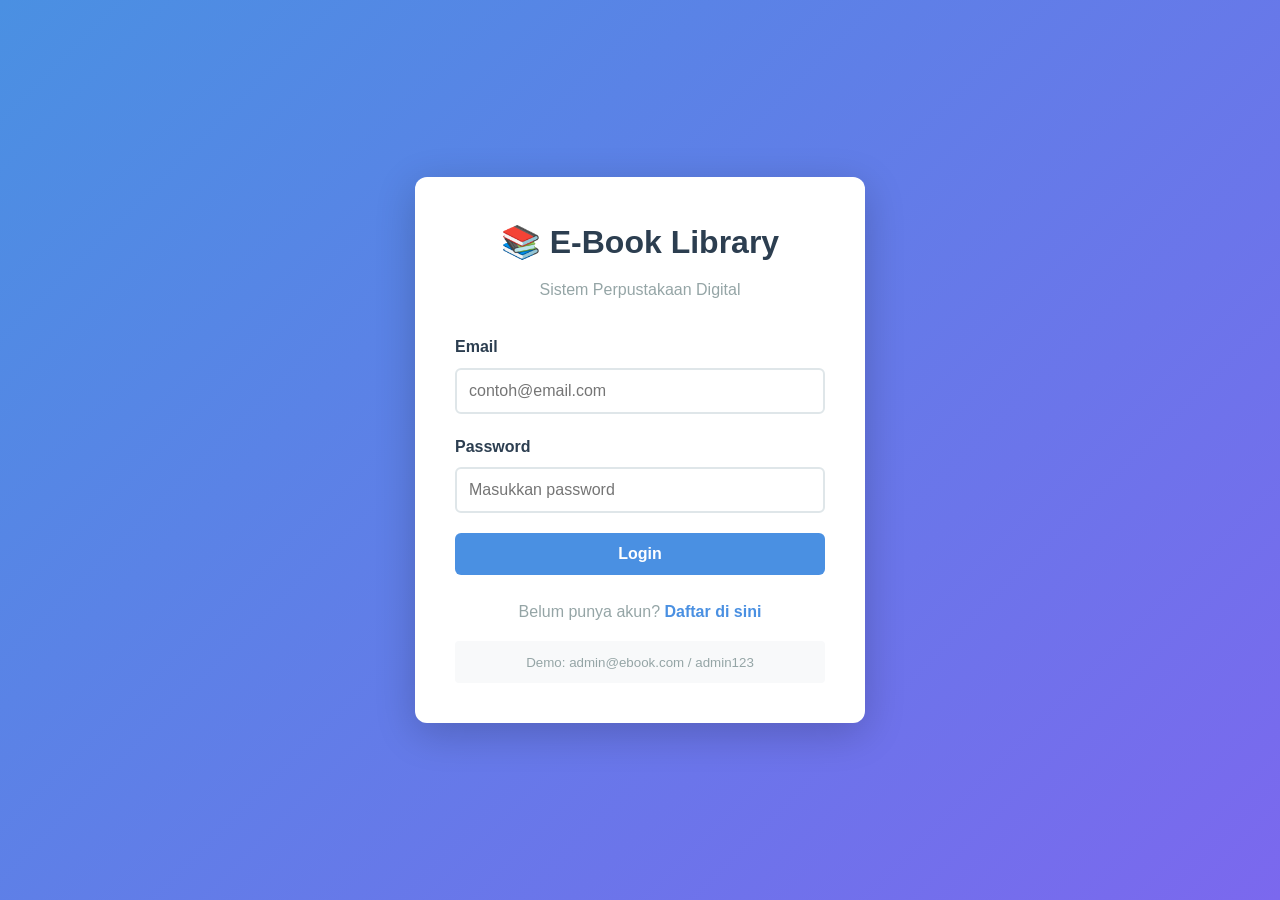
<file: public/index.html>
<!DOCTYPE html>
<html lang="id">
<head>
    <meta charset="UTF-8">
    <meta name="viewport" content="width=device-width, initial-scale=1.0">
    <title>E-Book Library</title>
    <style>
        body {
            margin: 0;
            padding: 0;
            display: flex;
            align-items: center;
            justify-content: center;
            min-height: 100vh;
            background: linear-gradient(135deg, #4A90E2 0%, #7B68EE 100%);
            font-family: 'Segoe UI', Tahoma, Geneva, Verdana, sans-serif;
        }
        .loader {
            text-align: center;
            color: white;
        }
        .spinner {
            width: 50px;
            height: 50px;
            border: 4px solid rgba(255,255,255,0.3);
            border-top-color: white;
            border-radius: 50%;
            animation: spin 1s linear infinite;
            margin: 0 auto 20px;
        }
        @keyframes spin {
            to { transform: rotate(360deg); }
        }
    </style>
</head>
<body>
    <div class="loader">
        <div class="spinner"></div>
        <p>Loading...</p>
    </div>
    
    <script>
        // Redirect to login page by default
        window.location.href = 'login.html';
    </script>
</body>
</html>
</file>
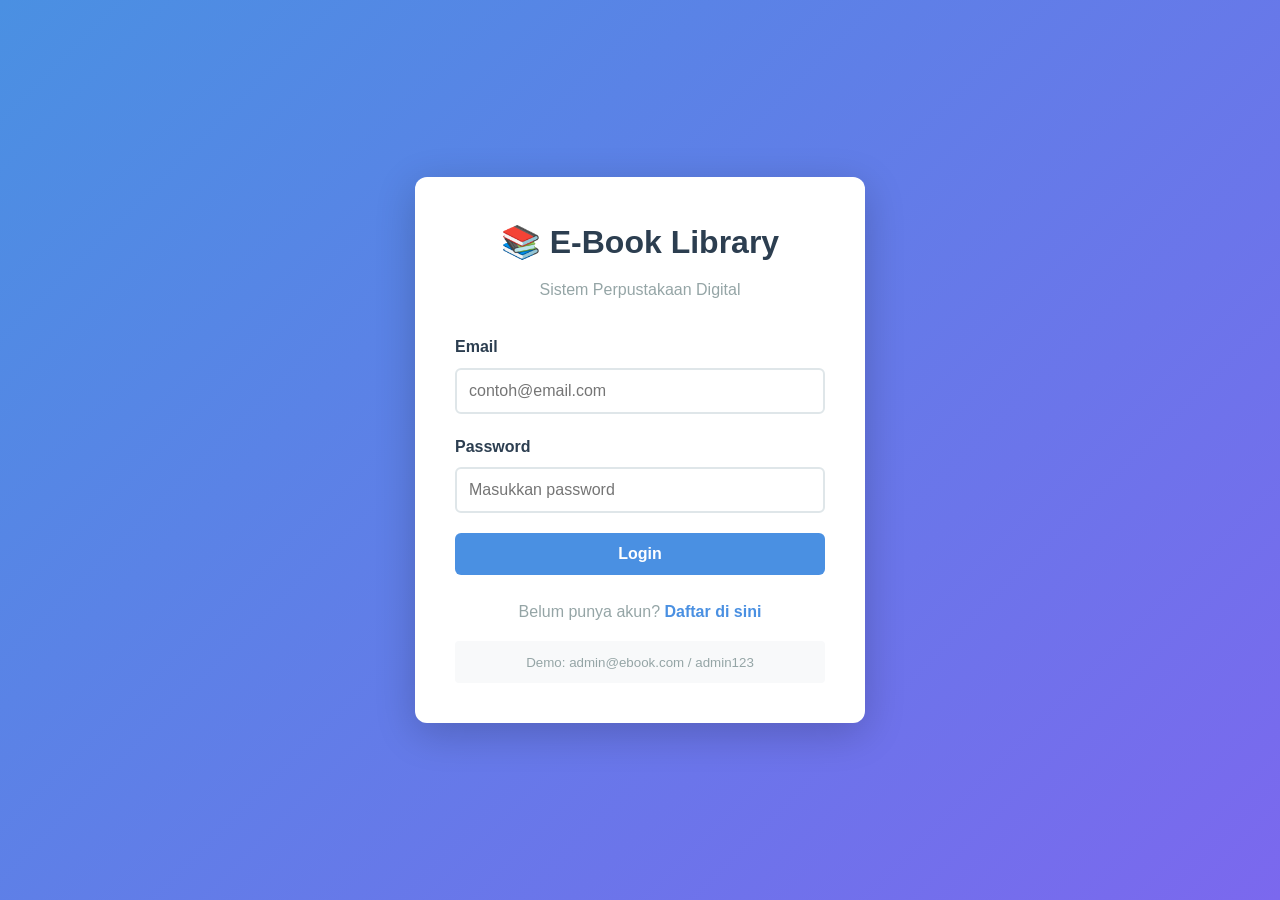
<file: public/dashboard.html>
<!DOCTYPE html>
<html lang="id">
<head>
    <meta charset="UTF-8">
    <meta name="viewport" content="width=device-width, initial-scale=1.0">
    <title>Dashboard - E-Book Library</title>
    <link rel="stylesheet" href="css/style.css">
</head>
<body>
    <nav class="navbar">
        <div class="nav-container">
            <div class="nav-brand">📚 E-Book Library</div>
            <div class="nav-menu">
                <a href="dashboard.html" class="nav-link active">Katalog</a>
                <a href="transactions.html" class="nav-link">Transaksi Saya</a>
                <div class="nav-user">
                    <span id="user-name"></span>
                    <span class="badge" id="user-role"></span>
                    <button onclick="handleLogout()" class="btn btn-sm">Logout</button>
                </div>
            </div>
        </div>
    </nav>
    
    <div class="container">
        <div class="page-header">
            <h1>Katalog E-Book</h1>
            <div class="header-actions">
                <button id="admin-add-btn" class="btn btn-primary" style="display: none;" onclick="showAddBookModal()">+ Tambah Buku</button>
            </div>
        </div>
        
        <div class="filter-section">
            <div class="search-box">
                <input type="text" id="search-input" placeholder="Cari judul, penulis, atau ISBN..." class="search-input">
                <button onclick="searchBooks()" class="btn">Cari</button>
            </div>
            <div class="filter-group">
                <label>Kategori:</label>
                <select id="category-filter" onchange="searchBooks()">
                    <option value="">Semua Kategori</option>
                </select>
            </div>
        </div>
        
        <div id="book-grid" class="book-grid"></div>
    </div>
    
    <!-- Modal: Borrow Book -->
    <div id="borrow-modal" class="modal">
        <div class="modal-content">
            <span class="modal-close" onclick="closeBorrowModal()">&times;</span>
            <h2>Detail Buku</h2>
            <div id="modal-book-details"></div>
            <div class="modal-actions">
                <button onclick="closeBorrowModal()" class="btn btn-secondary">Batal</button>
                <button id="borrow-confirm-btn" class="btn btn-primary">Pinjam Buku</button>
            </div>
        </div>
    </div>
    
    <!-- Modal: Add/Edit Book (Admin) -->
    <div id="book-form-modal" class="modal">
        <div class="modal-content modal-large">
            <span class="modal-close" onclick="closeBookFormModal()">&times;</span>
            <h2 id="book-form-title">Tambah Buku</h2>
            <form id="book-form">
                <input type="hidden" id="book-id" name="book_id">
                <div class="form-row">
                    <div class="form-group">
                        <label for="book-title">Judul *</label>
                        <input type="text" id="book-title" name="title" required>
                    </div>
                    <div class="form-group">
                        <label for="book-author">Penulis *</label>
                        <input type="text" id="book-author" name="author" required>
                    </div>
                </div>
                <div class="form-row">
                    <div class="form-group">
                        <label for="book-isbn">ISBN *</label>
                        <input type="text" id="book-isbn" name="isbn" required>
                    </div>
                    <div class="form-group">
                        <label for="book-category">Kategori *</label>
                        <input type="text" id="book-category" name="category" required>
                    </div>
                </div>
                <div class="form-row">
                    <div class="form-group">
                        <label for="book-copies">Jumlah Salinan *</label>
                        <input type="number" id="book-copies" name="totalCopies" required min="1">
                    </div>
                    <div class="form-group">
                        <label for="book-price">Harga Sewa (Rp) *</label>
                        <input type="number" id="book-price" name="rentalPrice" required min="0">
                    </div>
                </div>
                <div class="form-group">
                    <label for="book-cover">URL Cover</label>
                    <input type="url" id="book-cover" name="coverUrl" placeholder="https://...">
                </div>
                <div class="form-group">
                    <label for="book-description">Deskripsi *</label>
                    <textarea id="book-description" name="description" required rows="4"></textarea>
                </div>
                <div class="modal-actions">
                    <button type="button" onclick="closeBookFormModal()" class="btn btn-secondary">Batal</button>
                    <button type="submit" class="btn btn-primary">Simpan</button>
                </div>
            </form>
        </div>
    </div>
    
    <script src="js/validation.js"></script>
    <script src="js/dashboard.js"></script>
</body>
</html>
</file>
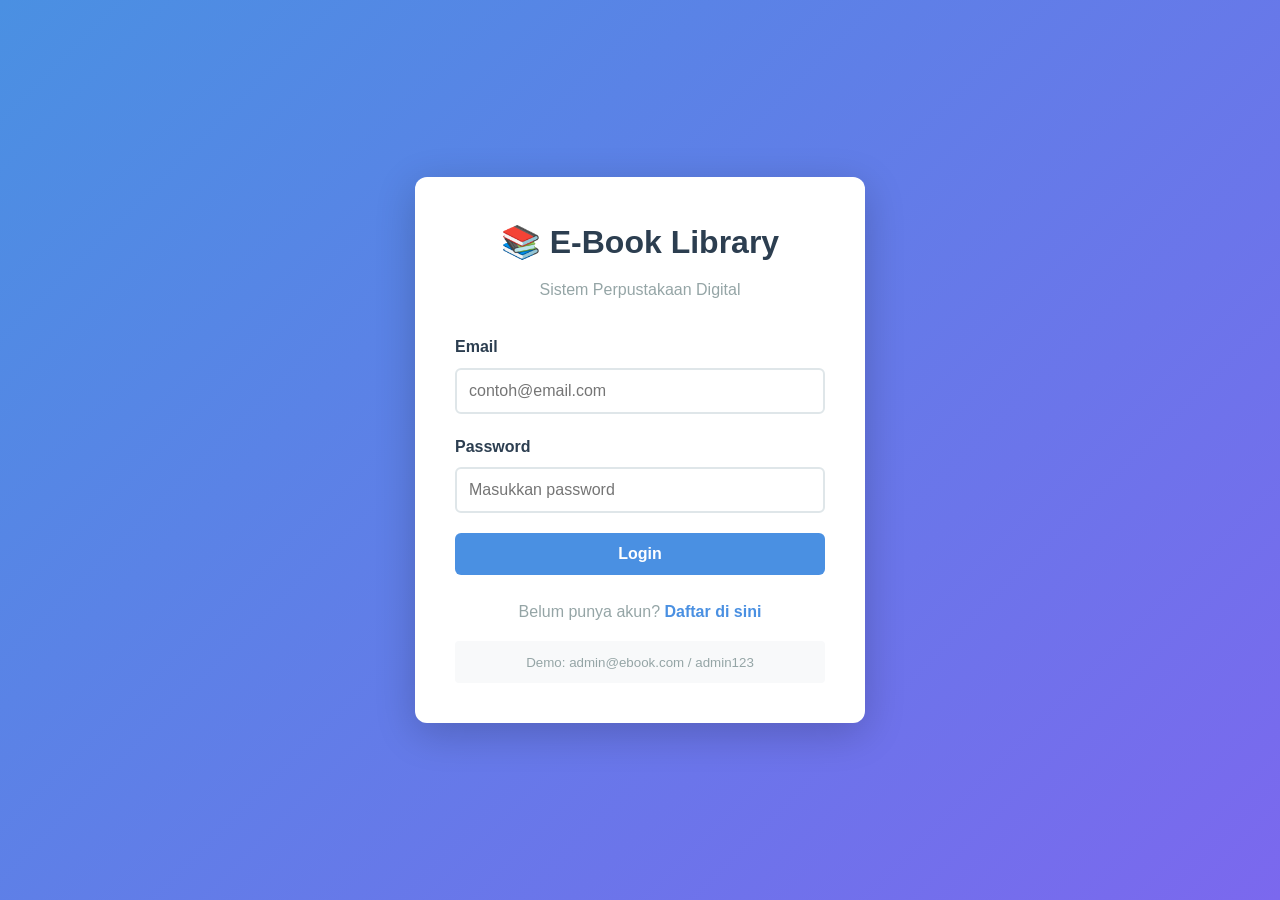
<file: public/login.html>
<!DOCTYPE html>
<html lang="id">
<head>
    <meta charset="UTF-8">
    <meta name="viewport" content="width=device-width, initial-scale=1.0">
    <title>Login - E-Book Library</title>
    <link rel="stylesheet" href="css/style.css">
</head>
<body>
    <div class="auth-container">
        <div class="auth-card">
            <div class="auth-header">
                <h1>📚 E-Book Library</h1>
                <p>Sistem Perpustakaan Digital</p>
            </div>
            
            <div id="error-message" class="alert alert-error" style="display: none;"></div>
            
            <form id="login-form" class="auth-form">
                <div class="form-group">
                    <label for="email">Email</label>
                    <input type="email" id="email" name="email" required placeholder="contoh@email.com">
                    <span class="error-text" id="email-error"></span>
                </div>
                
                <div class="form-group">
                    <label for="password">Password</label>
                    <input type="password" id="password" name="password" required placeholder="Masukkan password">
                    <span class="error-text" id="password-error"></span>
                </div>
                
                <button type="submit" class="btn btn-primary btn-block">Login</button>
            </form>
            
            <div class="auth-footer">
                <p>Belum punya akun? <a href="register.html">Daftar di sini</a></p>
                <p class="demo-credentials">
                    <small>Demo: admin@ebook.com / admin123</small>
                </p>
            </div>
        </div>
    </div>
    
    <script src="js/validation.js"></script>
    <script src="js/auth.js"></script>
</body>
</html>
</file>
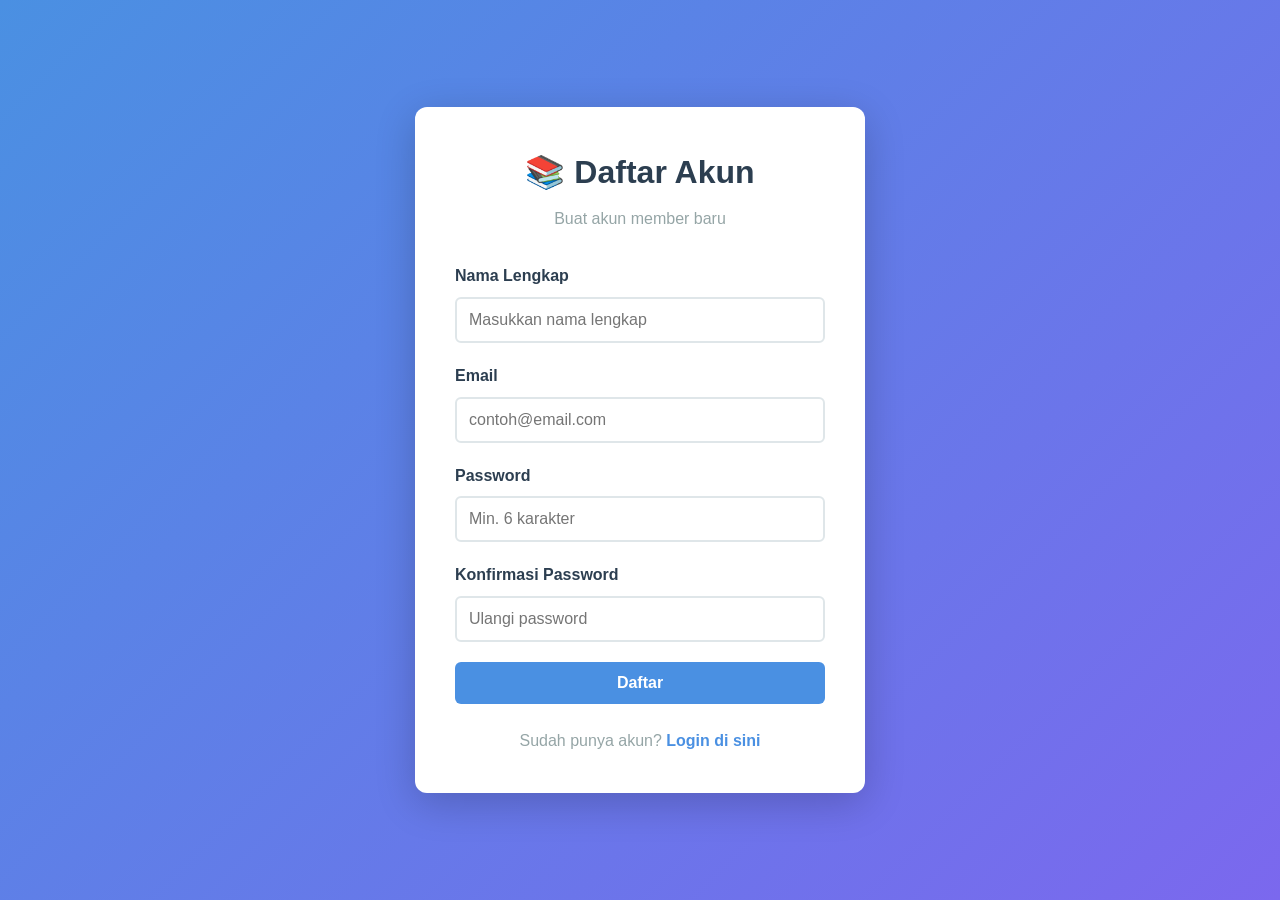
<file: public/register.html>
<!DOCTYPE html>
<html lang="id">
<head>
    <meta charset="UTF-8">
    <meta name="viewport" content="width=device-width, initial-scale=1.0">
    <title>Register - E-Book Library</title>
    <link rel="stylesheet" href="css/style.css">
</head>
<body>
    <div class="auth-container">
        <div class="auth-card">
            <div class="auth-header">
                <h1>📚 Daftar Akun</h1>
                <p>Buat akun member baru</p>
            </div>
            
            <div id="error-message" class="alert alert-error" style="display: none;"></div>
            <div id="success-message" class="alert alert-success" style="display: none;"></div>
            
            <form id="register-form" class="auth-form">
                <div class="form-group">
                    <label for="name">Nama Lengkap</label>
                    <input type="text" id="name" name="name" required placeholder="Masukkan nama lengkap" minlength="3">
                    <span class="error-text" id="name-error"></span>
                </div>
                
                <div class="form-group">
                    <label for="email">Email</label>
                    <input type="email" id="email" name="email" required placeholder="contoh@email.com">
                    <span class="error-text" id="email-error"></span>
                </div>
                
                <div class="form-group">
                    <label for="password">Password</label>
                    <input type="password" id="password" name="password" required placeholder="Min. 6 karakter" minlength="6">
                    <span class="error-text" id="password-error"></span>
                </div>
                
                <div class="form-group">
                    <label for="confirm_password">Konfirmasi Password</label>
                    <input type="password" id="confirm_password" name="confirm_password" required placeholder="Ulangi password">
                    <span class="error-text" id="confirm-password-error"></span>
                </div>
                
                <button type="submit" class="btn btn-primary btn-block">Daftar</button>
            </form>
            
            <div class="auth-footer">
                <p>Sudah punya akun? <a href="login.html">Login di sini</a></p>
            </div>
        </div>
    </div>
    
    <script src="js/validation.js"></script>
    <script src="js/auth.js"></script>
</body>
</html>
</file>
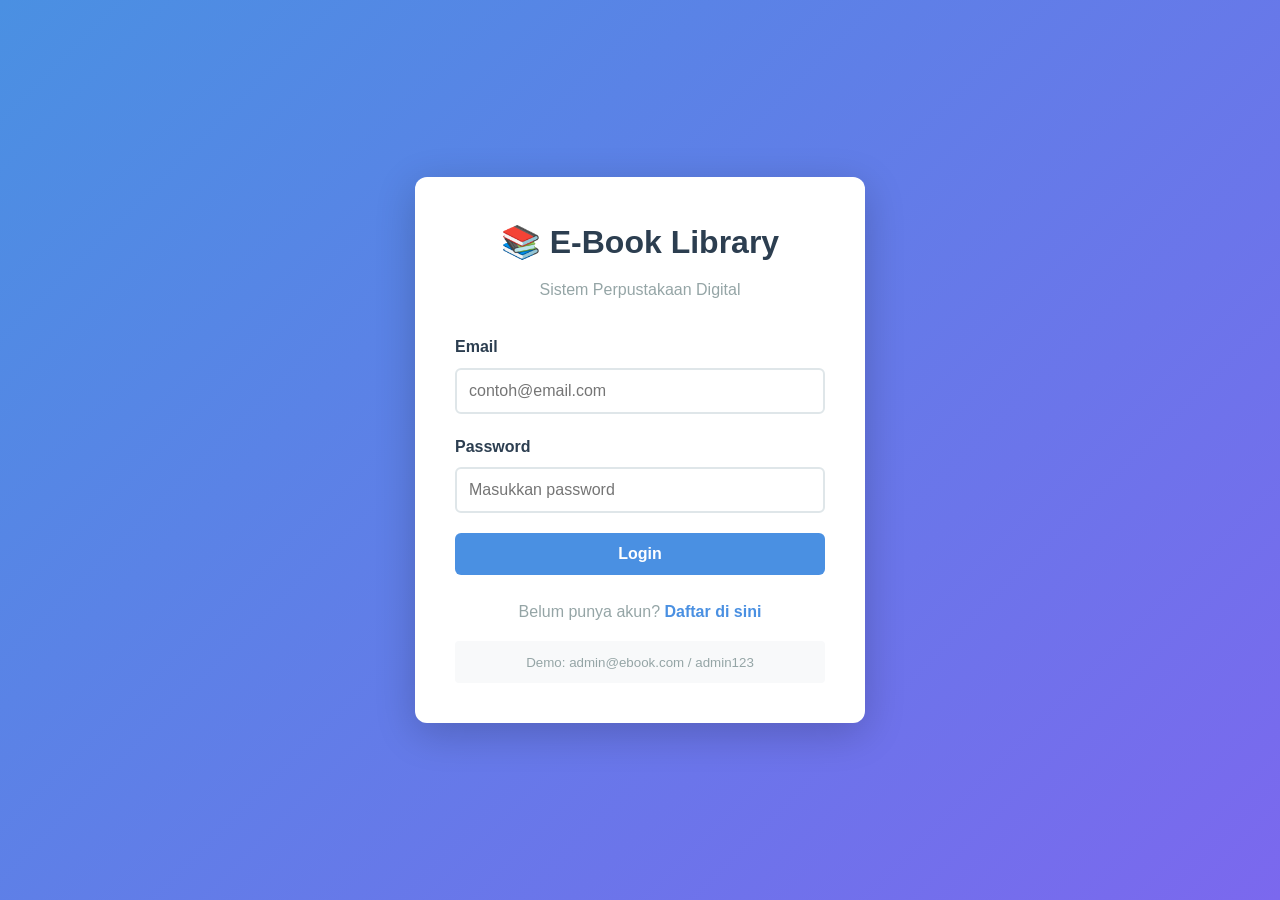
<file: public/transactions.html>
<!DOCTYPE html>
<html lang="id">
<head>
    <meta charset="UTF-8">
    <meta name="viewport" content="width=device-width, initial-scale=1.0">
    <title>Transaksi - E-Book Library</title>
    <link rel="stylesheet" href="css/style.css">
</head>
<body>
    <nav class="navbar">
        <div class="nav-container">
            <div class="nav-brand">📚 E-Book Library</div>
            <div class="nav-menu">
                <a href="dashboard.html" class="nav-link">Katalog</a>
                <a href="transactions.html" class="nav-link active">Transaksi Saya</a>
                <div class="nav-user">
                    <span id="user-name"></span>
                    <span class="badge" id="user-role"></span>
                    <button onclick="handleLogout()" class="btn btn-sm">Logout</button>
                </div>
            </div>
        </div>
    </nav>
    
    <div class="container">
        <div class="page-header">
            <h1>Riwayat Transaksi</h1>
        </div>
        
        <div class="tabs">
            <button class="tab-btn active" onclick="showTab('active')">Sedang Dipinjam</button>
            <button class="tab-btn" onclick="showTab('history')">Riwayat</button>
            <button class="tab-btn" id="all-tab" onclick="showTab('all')" style="display: none;">Semua Transaksi</button>
        </div>
        
        <div id="active-tab" class="tab-content active">
            <div id="active-transactions" class="transactions-list"></div>
        </div>
        
        <div id="history-tab" class="tab-content">
            <div id="history-transactions" class="transactions-list"></div>
        </div>
        
        <div id="all-tab-content" class="tab-content">
            <div id="all-transactions" class="transactions-list"></div>
        </div>
    </div>
    
    <script src="js/validation.js"></script>
    <script src="js/transactions.js"></script>
</body>
</html>
</file>
<file: public/css/style.css>
/* Reset & Base Styles */
* {
    margin: 0;
    padding: 0;
    box-sizing: border-box;
}

:root {
    --primary: #4A90E2;
    --primary-dark: #357ABD;
    --secondary: #7B68EE;
    --success: #4ECDC4;
    --danger: #FF6B6B;
    --warning: #FFD93D;
    --dark: #2C3E50;
    --light: #ECF0F1;
    --white: #FFFFFF;
    --gray: #95A5A6;
    --gray-light: #F8F9FA;
    --border: #DFE6E9;
    --shadow: rgba(0, 0, 0, 0.1);
}

body {
    font-family: 'Segoe UI', Tahoma, Geneva, Verdana, sans-serif;
    line-height: 1.6;
    color: var(--dark);
    background: var(--gray-light);
}

/* Navbar */
.navbar {
    background: var(--white);
    box-shadow: 0 2px 8px var(--shadow);
    position: sticky;
    top: 0;
    z-index: 100;
}

.nav-container {
    max-width: 1200px;
    margin: 0 auto;
    padding: 1rem 2rem;
    display: flex;
    justify-content: space-between;
    align-items: center;
}

.nav-brand {
    font-size: 1.5rem;
    font-weight: bold;
    color: var(--primary);
}

.nav-menu {
    display: flex;
    align-items: center;
    gap: 2rem;
}

.nav-link {
    color: var(--dark);
    text-decoration: none;
    font-weight: 500;
    transition: color 0.3s;
}

.nav-link:hover, .nav-link.active {
    color: var(--primary);
}

.nav-user {
    display: flex;
    align-items: center;
    gap: 0.75rem;
}

/* Container */
.container {
    max-width: 1200px;
    margin: 2rem auto;
    padding: 0 2rem;
}

/* Auth Pages */
.auth-container {
    min-height: 100vh;
    display: flex;
    align-items: center;
    justify-content: center;
    background: linear-gradient(135deg, var(--primary) 0%, var(--secondary) 100%);
}

.auth-card {
    background: var(--white);
    border-radius: 12px;
    box-shadow: 0 10px 40px rgba(0, 0, 0, 0.2);
    padding: 2.5rem;
    width: 100%;
    max-width: 450px;
}

.auth-header {
    text-align: center;
    margin-bottom: 2rem;
}

.auth-header h1 {
    font-size: 2rem;
    margin-bottom: 0.5rem;
}

.auth-header p {
    color: var(--gray);
}

.auth-footer {
    text-align: center;
    margin-top: 1.5rem;
    color: var(--gray);
}

.auth-footer a {
    color: var(--primary);
    font-weight: 600;
    text-decoration: none;
}

.demo-credentials {
    margin-top: 1rem;
    padding: 0.5rem;
    background: var(--gray-light);
    border-radius: 4px;
}

/* Forms */
.form-group {
    margin-bottom: 1.25rem;
}

.form-group label {
    display: block;
    margin-bottom: 0.5rem;
    font-weight: 600;
    color: var(--dark);
}

.form-group input,
.form-group textarea,
.form-group select {
    width: 100%;
    padding: 0.75rem;
    border: 2px solid var(--border);
    border-radius: 6px;
    font-size: 1rem;
    transition: border-color 0.3s;
}

.form-group input:focus,
.form-group textarea:focus,
.form-group select:focus {
    outline: none;
    border-color: var(--primary);
}

.form-group input.error {
    border-color: var(--danger);
}

.form-row {
    display: grid;
    grid-template-columns: 1fr 1fr;
    gap: 1rem;
}

.error-text {
    display: block;
    color: var(--danger);
    font-size: 0.875rem;
    margin-top: 0.25rem;
}

/* Buttons */
.btn {
    padding: 0.75rem 1.5rem;
    border: none;
    border-radius: 6px;
    font-size: 1rem;
    font-weight: 600;
    cursor: pointer;
    transition: all 0.3s;
    text-decoration: none;
    display: inline-block;
}

.btn-primary {
    background: var(--primary);
    color: var(--white);
}

.btn-primary:hover {
    background: var(--primary-dark);
    transform: translateY(-2px);
    box-shadow: 0 4px 12px var(--shadow);
}

.btn-secondary {
    background: var(--gray);
    color: var(--white);
}

.btn-secondary:hover {
    background: var(--dark);
}

.btn-success {
    background: var(--success);
    color: var(--white);
}

.btn-danger {
    background: var(--danger);
    color: var(--white);
}

.btn-block {
    width: 100%;
}

.btn-sm {
    padding: 0.5rem 1rem;
    font-size: 0.875rem;
}

.btn:disabled {
    opacity: 0.5;
    cursor: not-allowed;
}

/* Badges */
.badge {
    padding: 0.25rem 0.75rem;
    border-radius: 12px;
    font-size: 0.75rem;
    font-weight: 600;
    text-transform: uppercase;
}

.badge-admin {
    background: var(--danger);
    color: var(--white);
}

.badge-member {
    background: var(--success);
    color: var(--white);
}

.badge-active {
    background: var(--success);
    color: var(--white);
}

.badge-overdue {
    background: var(--danger);
    color: var(--white);
}

.badge-returned {
    background: var(--gray);
    color: var(--white);
}

/* Alerts */
.alert {
    padding: 1rem;
    border-radius: 6px;
    margin-bottom: 1rem;
}

.alert-success {
    background: #D4EDDA;
    color: #155724;
    border: 1px solid #C3E6CB;
}

.alert-error {
    background: #F8D7DA;
    color: #721C24;
    border: 1px solid #F5C6CB;
}

.alert-info {
    background: #D1ECF1;
    color: #0C5460;
    border: 1px solid #BEE5EB;
}

/* Page Header */
.page-header {
    display: flex;
    justify-content: space-between;
    align-items: center;
    margin-bottom: 2rem;
}

.page-header h1 {
    font-size: 2rem;
    color: var(--dark);
}

/* Filter Section */
.filter-section {
    background: var(--white);
    padding: 1.5rem;
    border-radius: 8px;
    margin-bottom: 2rem;
    display: flex;
    gap: 1.5rem;
    align-items: flex-end;
    flex-wrap: wrap;
}

.search-box {
    flex: 1;
    min-width: 300px;
    display: flex;
    gap: 0.5rem;
}

.search-input {
    flex: 1;
    padding: 0.75rem;
    border: 2px solid var(--border);
    border-radius: 6px;
    font-size: 1rem;
}

.filter-group {
    display: flex;
    flex-direction: column;
    gap: 0.5rem;
}

.filter-group label {
    font-weight: 600;
    font-size: 0.875rem;
}

.filter-group select {
    padding: 0.75rem;
    border: 2px solid var(--border);
    border-radius: 6px;
    min-width: 200px;
}

/* Book Grid */
.book-grid {
    display: grid;
    grid-template-columns: repeat(auto-fill, minmax(250px, 1fr));
    gap: 2rem;
}

.book-card {
    background: var(--white);
    border-radius: 8px;
    overflow: hidden;
    box-shadow: 0 2px 8px var(--shadow);
    transition: transform 0.3s, box-shadow 0.3s;
    cursor: pointer;
}

.book-card:hover {
    transform: translateY(-5px);
    box-shadow: 0 8px 20px var(--shadow);
}

.book-cover {
    width: 100%;
    height: 350px;
    object-fit: cover;
}

.book-info {
    padding: 1.25rem;
}

.book-title {
    font-size: 1.1rem;
    font-weight: bold;
    margin-bottom: 0.5rem;
    color: var(--dark);
    display: -webkit-box;
    -webkit-line-clamp: 2;
    -webkit-box-orient: vertical;
    overflow: hidden;
}

.book-author {
    color: var(--gray);
    font-size: 0.9rem;
    margin-bottom: 0.75rem;
}

.book-meta {
    display: flex;
    justify-content: space-between;
    align-items: center;
    margin-top: 1rem;
}

.book-price {
    font-weight: bold;
    color: var(--primary);
}

.book-availability {
    font-size: 0.875rem;
}

.available {
    color: var(--success);
}

.unavailable {
    color: var(--danger);
}

.book-actions {
    margin-top: 1rem;
    display: flex;
    gap: 0.5rem;
}

/* Modal */
.modal {
    display: none;
    position: fixed;
    z-index: 1000;
    left: 0;
    top: 0;
    width: 100%;
    height: 100%;
    background: rgba(0, 0, 0, 0.6);
    animation: fadeIn 0.3s;
}

@keyframes fadeIn {
    from { opacity: 0; }
    to { opacity: 1; }
}

.modal.active {
    display: flex;
    align-items: center;
    justify-content: center;
}

.modal-content {
    background: var(--white);
    padding: 2rem;
    border-radius: 12px;
    max-width: 600px;
    width: 90%;
    max-height: 90vh;
    overflow-y: auto;
    position: relative;
    animation: slideUp 0.3s;
}

@keyframes slideUp {
    from { transform: translateY(50px); opacity: 0; }
    to { transform: translateY(0); opacity: 1; }
}

.modal-large {
    max-width: 800px;
}

.modal-close {
    position: absolute;
    top: 1rem;
    right: 1rem;
    font-size: 2rem;
    font-weight: bold;
    color: var(--gray);
    cursor: pointer;
    transition: color 0.3s;
}

.modal-close:hover {
    color: var(--dark);
}

.modal h2 {
    margin-bottom: 1.5rem;
}

.modal-actions {
    display: flex;
    gap: 1rem;
    justify-content: flex-end;
    margin-top: 1.5rem;
}

.modal-book-detail {
    display: flex;
    gap: 2rem;
    margin-bottom: 1.5rem;
}

.modal-book-cover {
    width: 200px;
    height: 300px;
    object-fit: cover;
    border-radius: 8px;
}

.modal-book-info h3 {
    margin-bottom: 0.5rem;
}

.modal-book-info p {
    margin-bottom: 0.75rem;
    color: var(--gray);
}

/* Tabs */
.tabs {
    display: flex;
    gap: 0.5rem;
    margin-bottom: 2rem;
    border-bottom: 2px solid var(--border);
}

.tab-btn {
    padding: 0.75rem 1.5rem;
    border: none;
    background: none;
    cursor: pointer;
    font-weight: 600;
    color: var(--gray);
    border-bottom: 3px solid transparent;
    transition: all 0.3s;
}

.tab-btn:hover {
    color: var(--primary);
}

.tab-btn.active {
    color: var(--primary);
    border-bottom-color: var(--primary);
}

.tab-content {
    display: none;
}

.tab-content.active {
    display: block;
}

/* Transactions */
.transactions-list {
    display: flex;
    flex-direction: column;
    gap: 1.5rem;
}

.transaction-card {
    background: var(--white);
    border-radius: 8px;
    padding: 1.5rem;
    box-shadow: 0 2px 8px var(--shadow);
    display: flex;
    gap: 1.5rem;
}

.transaction-book-cover {
    width: 80px;
    height: 120px;
    object-fit: cover;
    border-radius: 4px;
}

.transaction-info {
    flex: 1;
}

.transaction-header {
    display: flex;
    justify-content: space-between;
    align-items: start;
    margin-bottom: 0.75rem;
}

.transaction-title {
    font-size: 1.1rem;
    font-weight: bold;
    color: var(--dark);
}

.transaction-meta {
    color: var(--gray);
    font-size: 0.875rem;
    margin-bottom: 0.5rem;
}

.transaction-dates {
    display: grid;
    grid-template-columns: repeat(auto-fit, minmax(150px, 1fr));
    gap: 0.5rem;
    margin-top: 0.75rem;
    padding: 0.75rem;
    background: var(--gray-light);
    border-radius: 4px;
}

.transaction-date {
    font-size: 0.875rem;
}

.transaction-date strong {
    display: block;
    color: var(--dark);
}

.transaction-actions {
    display: flex;
    gap: 0.5rem;
    margin-top: 1rem;
}

.empty-state {
    text-align: center;
    padding: 3rem;
    color: var(--gray);
}

.empty-state-icon {
    font-size: 4rem;
    margin-bottom: 1rem;
}

/* Responsive */
@media (max-width: 768px) {
    .nav-menu {
        flex-direction: column;
        gap: 1rem;
    }
    
    .filter-section {
        flex-direction: column;
    }
    
    .search-box {
        min-width: 100%;
    }
    
    .book-grid {
        grid-template-columns: repeat(auto-fill, minmax(200px, 1fr));
    }
    
    .form-row {
        grid-template-columns: 1fr;
    }
    
    .modal-content {
        width: 95%;
        padding: 1.5rem;
    }
    
    .modal-book-detail {
        flex-direction: column;
    }
    
    .transaction-card {
        flex-direction: column;
    }
}
</file>
